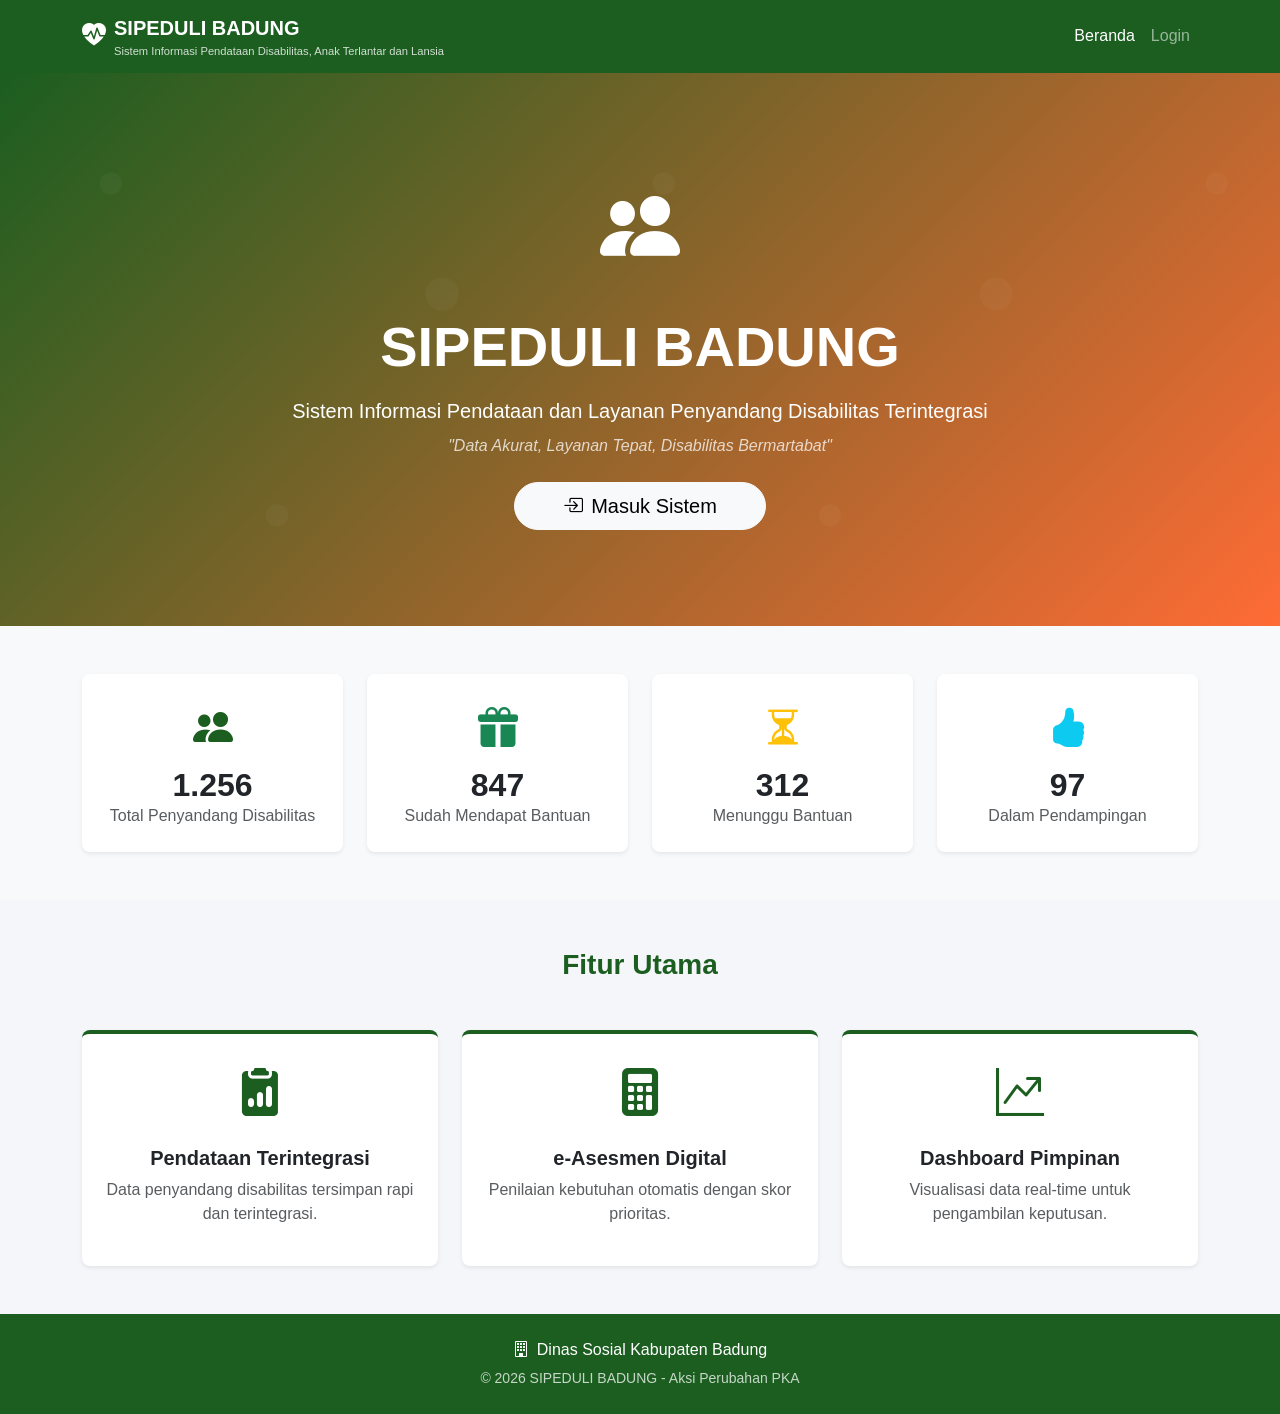
<file: index.html>
<!DOCTYPE html>
<html lang="id">
<head>
    <meta charset="UTF-8">
    <meta name="viewport" content="width=device-width, initial-scale=1.0">
    <title>SIPEDULI BADUNG - Beranda</title>
    <link href="https://cdn.jsdelivr.net/npm/bootstrap@5.3.0/dist/css/bootstrap.min.css" rel="stylesheet">
    <link href="https://cdn.jsdelivr.net/npm/bootstrap-icons@1.10.0/font/bootstrap-icons.css" rel="stylesheet">
    <link href="assets/css/style.css" rel="stylesheet">
</head>
<body>
    <nav class="navbar navbar-expand-lg navbar-dark bg-maroon shadow-sm">
        <div class="container">
            <a class="navbar-brand d-flex align-items-center" href="index.html">
                <i class="bi bi-heart-pulse-fill me-2 fs-4"></i>
                <div>
                    <strong>SIPEDULI BADUNG</strong>
                    <small class="d-block" style="font-size:0.7rem; opacity:0.8;">Sistem Informasi Pendataan Disabilitas, Anak Terlantar dan Lansia</small>
                </div>
            </a>
            <button class="navbar-toggler" type="button" data-bs-toggle="collapse" data-bs-target="#navMenu">
                <span class="navbar-toggler-icon"></span>
            </button>
            <div class="collapse navbar-collapse" id="navMenu">
                <ul class="navbar-nav ms-auto">
                    <li class="nav-item"><a class="nav-link active" href="index.html">Beranda</a></li>
                    <li class="nav-item"><a class="nav-link" href="login.html">Login</a></li>
                </ul>
            </div>
        </div>
    </nav>

    <section class="hero-section text-white text-center py-5">
        <div class="container py-5">
            <div class="row justify-content-center">
                <div class="col-lg-8">
                    <div class="hero-icon mb-4">
                        <i class="bi bi-people-fill" style="font-size:5rem;"></i>
                    </div>
                    <h1 class="display-4 fw-bold mb-3">SIPEDULI BADUNG</h1>
                    <p class="lead mb-2">Sistem Informasi Pendataan dan Layanan Penyandang Disabilitas Terintegrasi</p>
                    <p class="mb-4 opacity-75"><em>"Data Akurat, Layanan Tepat, Disabilitas Bermartabat"</em></p>
                    <a href="login.html" class="btn btn-light btn-lg px-5 rounded-pill">
                        <i class="bi bi-box-arrow-in-right me-2"></i>Masuk Sistem
                    </a>
                </div>
            </div>
        </div>
    </section>

    <section class="py-5 bg-light">
        <div class="container">
            <div class="row g-4">
                <div class="col-md-3 col-6">
                    <div class="stat-card text-center p-4 rounded-3 shadow-sm">
                        <i class="bi bi-people-fill text-maroon" style="font-size:2.5rem;"></i>
                        <h2 class="fw-bold mt-2 mb-0">1.256</h2>
                        <p class="text-muted mb-0">Total Penyandang Disabilitas</p>
                    </div>
                </div>
                <div class="col-md-3 col-6">
                    <div class="stat-card text-center p-4 rounded-3 shadow-sm">
                        <i class="bi bi-gift-fill text-success" style="font-size:2.5rem;"></i>
                        <h2 class="fw-bold mt-2 mb-0">847</h2>
                        <p class="text-muted mb-0">Sudah Mendapat Bantuan</p>
                    </div>
                </div>
                <div class="col-md-3 col-6">
                    <div class="stat-card text-center p-4 rounded-3 shadow-sm">
                        <i class="bi bi-hourglass-split text-warning" style="font-size:2.5rem;"></i>
                        <h2 class="fw-bold mt-2 mb-0">312</h2>
                        <p class="text-muted mb-0">Menunggu Bantuan</p>
                    </div>
                </div>
                <div class="col-md-3 col-6">
                    <div class="stat-card text-center p-4 rounded-3 shadow-sm">
                        <i class="bi bi-hand-thumbs-up-fill text-info" style="font-size:2.5rem;"></i>
                        <h2 class="fw-bold mt-2 mb-0">97</h2>
                        <p class="text-muted mb-0">Dalam Pendampingan</p>
                    </div>
                </div>
            </div>
        </div>
    </section>

    <section class="py-5">
        <div class="container">
            <h3 class="text-center fw-bold mb-5 text-maroon">Fitur Utama</h3>
            <div class="row g-4">
                <div class="col-md-4">
                    <div class="feature-card p-4 rounded-3 text-center h-100 shadow-sm">
                        <i class="bi bi-clipboard2-data-fill text-maroon" style="font-size:3rem;"></i>
                        <h5 class="fw-bold mt-3">Pendataan Terintegrasi</h5>
                        <p class="text-muted">Data penyandang disabilitas tersimpan rapi dan terintegrasi.</p>
                    </div>
                </div>
                <div class="col-md-4">
                    <div class="feature-card p-4 rounded-3 text-center h-100 shadow-sm">
                        <i class="bi bi-calculator-fill text-maroon" style="font-size:3rem;"></i>
                        <h5 class="fw-bold mt-3">e-Asesmen Digital</h5>
                        <p class="text-muted">Penilaian kebutuhan otomatis dengan skor prioritas.</p>
                    </div>
                </div>
                <div class="col-md-4">
                    <div class="feature-card p-4 rounded-3 text-center h-100 shadow-sm">
                        <i class="bi bi-graph-up-arrow text-maroon" style="font-size:3rem;"></i>
                        <h5 class="fw-bold mt-3">Dashboard Pimpinan</h5>
                        <p class="text-muted">Visualisasi data real-time untuk pengambilan keputusan.</p>
                    </div>
                </div>
            </div>
        </div>
    </section>

    <footer class="bg-maroon text-white py-4">
        <div class="container text-center">
            <p class="mb-1"><i class="bi bi-building me-2"></i>Dinas Sosial Kabupaten Badung</p>
            <small class="opacity-75">© 2026 SIPEDULI BADUNG - Aksi Perubahan PKA</small>
        </div>
    </footer>

    <script src="https://cdn.jsdelivr.net/npm/bootstrap@5.3.0/dist/js/bootstrap.bundle.min.js"></script>
</body>
</html>
</file>
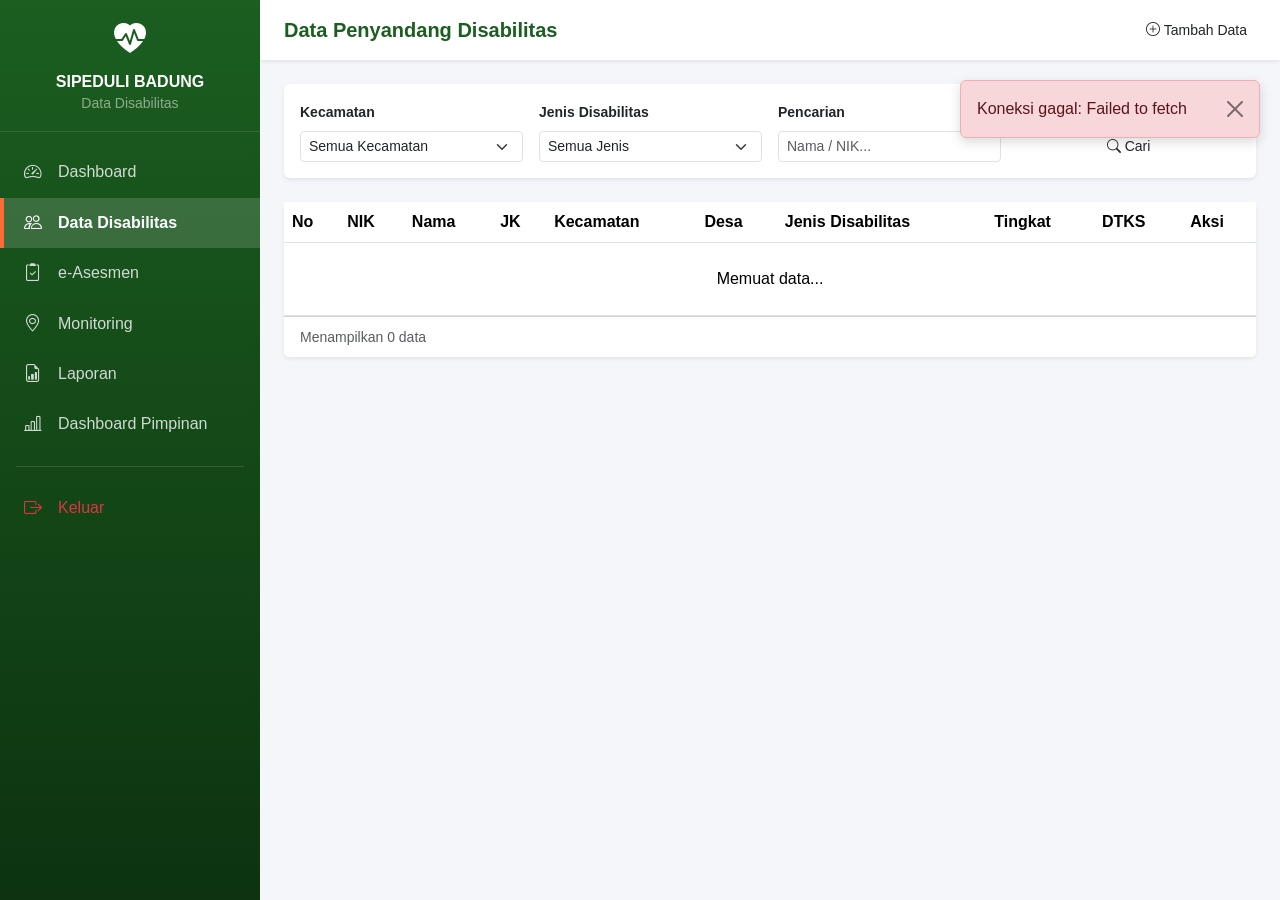
<file: data-disabilitas.html>
<!DOCTYPE html>
<html lang="id">
<head>
    <meta charset="UTF-8">
    <meta name="viewport" content="width=device-width, initial-scale=1.0">
    <title>Data Disabilitas - SIPEDULI BADUNG</title>
    <link href="https://cdn.jsdelivr.net/npm/bootstrap@5.3.0/dist/css/bootstrap.min.css" rel="stylesheet">
    <link href="https://cdn.jsdelivr.net/npm/bootstrap-icons@1.10.0/font/bootstrap-icons.css" rel="stylesheet">
    <link href="assets/css/style.css" rel="stylesheet">
</head>
<body>
    <!-- Sidebar -->
    <div class="sidebar" id="sidebar">
        <div class="sidebar-header p-3 text-center">
            <i class="bi bi-heart-pulse-fill fs-2 text-white"></i>
            <h6 class="text-white fw-bold mt-2 mb-0">SIPEDULI BADUNG</h6>
            <small class="text-white-50">Data Disabilitas</small>
        </div>
        <nav class="sidebar-nav">
            <a href="dashboard.html" class="nav-link-sidebar"><i class="bi bi-speedometer2"></i> Dashboard</a>
            <a href="data-disabilitas.html" class="nav-link-sidebar active"><i class="bi bi-people"></i> Data Disabilitas</a>
            <a href="asesmen.html" class="nav-link-sidebar"><i class="bi bi-clipboard2-check"></i> e-Asesmen</a>
            <a href="monitoring.html" class="nav-link-sidebar"><i class="bi bi-geo-alt"></i> Monitoring</a>
            <a href="laporan.html" class="nav-link-sidebar"><i class="bi bi-file-earmark-bar-graph"></i> Laporan</a>
            <a href="pimpinan.html" class="nav-link-sidebar"><i class="bi bi-bar-chart-line"></i> Dashboard Pimpinan</a>
            <hr class="text-white-50 mx-3">
            <a href="login.html" class="nav-link-sidebar text-danger"><i class="bi bi-box-arrow-right"></i> Keluar</a>
        </nav>
    </div>

    <!-- Main Content -->
    <div class="main-content">
        <nav class="navbar top-navbar shadow-sm px-4">
            <button class="btn btn-sm btn-outline-secondary d-lg-none" onclick="toggleSidebar()">
                <i class="bi bi-list"></i>
            </button>
            <h5 class="mb-0 fw-bold text-maroon">Data Penyandang Disabilitas</h5>
            <div>
                <button class="btn btn-maroon btn-sm rounded-pill" data-bs-toggle="modal" data-bs-target="#modalTambah">
                    <i class="bi bi-plus-circle me-1"></i>Tambah Data
                </button>
            </div>
        </nav>

        <div class="content-area p-4">
            <!-- Filter -->
            <div class="card shadow-sm border-0 mb-4">
                <div class="card-body">
                    <div class="row g-3">
                        <div class="col-md-3">
                            <label class="form-label small fw-semibold">Kecamatan</label>
                            <select class="form-select form-select-sm" id="filterKecamatan">
                                <option value="">Semua Kecamatan</option>
                                <option>Kuta</option>
                                <option>Kuta Utara</option>
                                <option>Kuta Selatan</option>
                                <option>Abiansemal</option>
                                <option>Mengwi</option>
                                <option>Petang</option>
                            </select>
                        </div>
                        <div class="col-md-3">
                            <label class="form-label small fw-semibold">Jenis Disabilitas</label>
                            <select class="form-select form-select-sm" id="filterJenis">
                                <option value="">Semua Jenis</option>
                                <option>Fisik</option>
                                <option>Mental</option>
                                <option>Intelektual</option>
                                <option>Sensorik</option>
                                <option>Ganda</option>
                            </select>
                        </div>
                        <div class="col-md-3">
                            <label class="form-label small fw-semibold">Pencarian</label>
                            <input type="text" class="form-control form-control-sm" id="filterSearch" placeholder="Nama / NIK...">
                        </div>
                        <div class="col-md-3 d-flex align-items-end">
                            <button class="btn btn-maroon btn-sm w-100" onclick="loadDataDisabilitas()">
                                <i class="bi bi-search me-1"></i>Cari
                            </button>
                        </div>
                    </div>
                </div>
            </div>

            <!-- Tabel Data -->
            <div class="card shadow-sm border-0">
                <div class="card-body p-0">
                    <div class="table-responsive">
                        <table class="table table-hover mb-0">
                            <thead class="bg-maroon text-white">
                                <tr>
                                    <th>No</th>
                                    <th>NIK</th>
                                    <th>Nama</th>
                                    <th>JK</th>
                                    <th>Kecamatan</th>
                                    <th>Desa</th>
                                    <th>Jenis Disabilitas</th>
                                    <th>Tingkat</th>
                                    <th>DTKS</th>
                                    <th>Aksi</th>
                                </tr>
                            </thead>
                            <tbody id="tbodyData">
                                <tr><td colspan="10" class="text-center py-4">Memuat data...</td></tr>
                            </tbody>
                        </table>
                    </div>
                </div>
                <div class="card-footer bg-white">
                    <small class="text-muted" id="infoData">Menampilkan 0 data</small>
                </div>
            </div>
        </div>
    </div>

    <!-- Modal Tambah Data -->
    <div class="modal fade" id="modalTambah" tabindex="-1">
        <div class="modal-dialog modal-lg modal-dialog-scrollable">
            <div class="modal-content">
                <div class="modal-header bg-maroon text-white">
                    <h5 class="modal-title"><i class="bi bi-person-plus me-2"></i>Tambah Data Penyandang Disabilitas</h5>
                    <button type="button" class="btn-close btn-close-white" data-bs-dismiss="modal"></button>
                </div>
                <div class="modal-body">
                    <form id="formTambah">
                        <div class="row g-3">
                            <div class="col-md-6">
                                <label class="form-label fw-semibold">Nama Lengkap <span class="text-danger">*</span></label>
                                <input type="text" class="form-control" name="nama_lengkap" required>
                            </div>
                            <div class="col-md-6">
                                <label class="form-label fw-semibold">NIK <span class="text-danger">*</span></label>
                                <input type="text" class="form-control" name="nik" maxlength="16" required>
                            </div>
                            <div class="col-md-4">
                                <label class="form-label fw-semibold">Tanggal Lahir</label>
                                <input type="date" class="form-control" name="tanggal_lahir">
                            </div>
                            <div class="col-md-4">
                                <label class="form-label fw-semibold">Jenis Kelamin</label>
                                <select class="form-select" name="jenis_kelamin">
                                    <option>Laki-laki</option>
                                    <option>Perempuan</option>
                                </select>
                            </div>
                            <div class="col-md-4">
                                <label class="form-label fw-semibold">No. HP Keluarga</label>
                                <input type="tel" class="form-control" name="no_hp_keluarga">
                            </div>
                            <div class="col-12">
                                <label class="form-label fw-semibold">Alamat</label>
                                <textarea class="form-control" name="alamat" rows="2"></textarea>
                            </div>
                            <div class="col-md-6">
                                <label class="form-label fw-semibold">Desa/Kelurahan</label>
                                <select class="form-select" name="desa">
                                    <option value="">Pilih Desa</option>
                                    <option>Abiansemal</option>
                                    <option>Angantaka</option>
                                    <option>Ayunan</option>
                                    <option>Blahkiuh</option>
                                    <option>Bongkasa</option>
                                    <option>Bongkasa Pertiwi</option>
                                    <option>Darmasaba</option>
                                    <option>Dauh Yeh Cani</option>
                                    <option>Jagapati</option>
                                    <option>Mambal</option>
                                    <option>Mekar Bhuwana</option>
                                    <option>Punggul</option>
                                    <option>Sangeh</option>
                                    <option>Sedang</option>
                                    <option>Selat</option>
                                    <option>Sibang Gede</option>
                                    <option>Sibang Kaja</option>
                                    <option>Taman</option>
                                    <option>Kedonganan</option>
                                    <option>Kuta</option>
                                    <option>Legian</option>
                                    <option>Seminyak</option>
                                    <option>Tuban</option>
                                    <option>Benoa</option>
                                    <option>Jimbaran</option>
                                    <option>Kutuh</option>
                                    <option>Pecatu</option>
                                    <option>Tanjung Benoa</option>
                                    <option>Ungasan</option>
                                    <option>Canggu</option>
                                    <option>Dalung</option>
                                    <option>Kerobokan</option>
                                    <option>Kerobokan Kaja</option>
                                    <option>Kerobokan Kelod</option>
                                    <option>Tibubeneng</option>
                                    <option>Abianbase</option>
                                    <option>Baha</option>
                                    <option>Buduk</option>
                                    <option>Cemagi</option>
                                    <option>Gulingan</option>
                                    <option>Kapal</option>
                                    <option>Kekeran</option>
                                    <option>Kuwun</option>
                                    <option>Lukluk</option>
                                    <option>Mengwi</option>
                                    <option>Mengwitani</option>
                                    <option>Munggu</option>
                                    <option>Penarungan</option>
                                    <option>Pererenan</option>
                                    <option>Sading</option>
                                    <option>Sembung</option>
                                    <option>Sempidi</option>
                                    <option>Sobangan</option>
                                    <option>Tumbak Banyuh</option>
                                    <option>Werdi Bhuwana</option>
                                    <option>Belok</option>
                                    <option>Carangsari</option>
                                    <option>Getasan</option>
                                    <option>Pangsan</option>
                                    <option>Pelaga</option>
                                    <option>Petang</option>
                                    <option>Sulangai</option>
                                </select>
                            </div>
                            <div class="col-md-6">
                                <label class="form-label fw-semibold">Kecamatan</label>
                                <select class="form-select" name="kecamatan">
                                    <option value="">Pilih Kecamatan</option>
                                    <option>Kuta</option>
                                    <option>Kuta Utara</option>
                                    <option>Kuta Selatan</option>
                                    <option>Abiansemal</option>
                                    <option>Mengwi</option>
                                    <option>Petang</option>
                                </select>
                            </div>
                            <div class="col-md-6">
                                <label class="form-label fw-semibold">Jenis Disabilitas <span class="text-danger">*</span></label>
                                <select class="form-select" name="jenis_disabilitas" required>
                                    <option value="">Pilih Jenis</option>
                                    <option>Fisik</option>
                                    <option>Mental</option>
                                    <option>Intelektual</option>
                                    <option>Sensorik</option>
                                    <option>Ganda</option>
                                </select>
                            </div>
                            <div class="col-md-6">
                                <label class="form-label fw-semibold">Tingkat Keparahan</label>
                                <select class="form-select" name="tingkat_keparahan">
                                    <option>Ringan</option>
                                    <option>Sedang</option>
                                    <option>Berat</option>
                                </select>
                            </div>
                            <div class="col-md-4">
                                <label class="form-label fw-semibold">Status DTKS</label>
                                <select class="form-select" name="status_dtks">
                                    <option>Tidak</option>
                                    <option>Ya</option>
                                </select>
                            </div>
                            <div class="col-md-4">
                                <label class="form-label fw-semibold">Pendidikan</label>
                                <select class="form-select" name="pendidikan">
                                    <option>Tidak Sekolah</option>
                                    <option>SD</option>
                                    <option>SMP</option>
                                    <option>SMA</option>
                                    <option>Perguruan Tinggi</option>
                                </select>
                            </div>
                            <div class="col-md-4">
                                <label class="form-label fw-semibold">Pekerjaan</label>
                                <input type="text" class="form-control" name="pekerjaan">
                            </div>
                            <div class="col-md-4">
                                <label class="form-label fw-semibold">Upload Foto</label>
                                <input type="file" class="form-control form-control-sm" id="fotoFile" accept="image/*">
                                <img id="previewFoto" style="max-width:100px; margin-top:5px; display:none;">
                            </div>
                            <div class="col-md-4">
                                <label class="form-label fw-semibold">Upload KK</label>
                                <input type="file" class="form-control form-control-sm" id="kkFile" accept=".pdf,.jpg,.png">
                            </div>
                            <div class="col-md-4">
                                <label class="form-label fw-semibold">Upload KTP</label>
                                <input type="file" class="form-control form-control-sm" id="ktpFile" accept=".pdf,.jpg,.png">
                            </div>
                        </div>
                    </form>
                </div>
                <div class="modal-footer">
                    <button type="button" class="btn btn-secondary" data-bs-dismiss="modal">Batal</button>
                    <button type="button" class="btn btn-maroon" onclick="submitForm()">
                        <i class="bi bi-save me-1"></i>SIMPAN
                    </button>
                </div>
            </div>
        </div>
    </div>

    <!-- ✅ SCRIPT BARU (DITAMBAHKAN) -->
    <script src="https://cdn.jsdelivr.net/npm/bootstrap@5.3.0/dist/js/bootstrap.bundle.min.js"></script>
    <script src="assets/js/app.js"></script>
    <script src="assets/js/api.js"></script>
    <script src="assets/js/upload.js"></script>
    <script>
        // Inisialisasi uploader
        const fotoUploader = new FileUploader('fotoFile', { preview: 'previewFoto' });
        const kkUploader = new FileUploader('kkFile');
        const ktpUploader = new FileUploader('ktpFile');

        // Load data saat halaman dibuka
        document.addEventListener('DOMContentLoaded', () => {
            loadDataDisabilitas();
        });

        async function loadDataDisabilitas() {
            const filters = {
                kecamatan: document.getElementById('filterKecamatan').value,
                jenis_disabilitas: document.getElementById('filterJenis').value,
                search: document.getElementById('filterSearch').value
            };
            
            showLoading('Memuat data...');
            const result = await api.getDisabilitas(filters);
            hideLoading();
            
            if (result.success) {
                renderTabel(result.data);
            } else {
                showNotification(result.message, 'danger');
            }
        }

        function renderTabel(data) {
            const tbody = document.getElementById('tbodyData');
            const info = document.getElementById('infoData');
            
            if (!data || data.length === 0) {
                tbody.innerHTML = '<tr><td colspan="10" class="text-center text-muted py-4">Belum ada data</td></tr>';
                info.textContent = 'Menampilkan 0 data';
                return;
            }
            
            tbody.innerHTML = data.map((row, idx) => `
                <tr>
                    <td>${idx + 1}</td>
                    <td>${row.nik || '-'}</td>
                    <td>${row.nama_lengkap || '-'}</td>
                    <td>${(row.jenis_kelamin || 'L')[0]}</td>
                    <td>${row.kecamatan || '-'}</td>
                    <td>${row.desa || '-'}</td>
                    <td><span class="badge bg-danger">${row.jenis_disabilitas || '-'}</span></td>
                    <td>${row.tingkat_keparahan || '-'}</td>
                    <td><span class="badge ${row.status_dtks === 'Ya' ? 'bg-success' : 'bg-secondary'}">${row.status_dtks || 'Tidak'}</span></td>
                    <td>
                        <button class="btn btn-sm btn-outline-primary" onclick="lihatData('${row.id}')"><i class="bi bi-eye"></i></button>
                        <button class="btn btn-sm btn-outline-danger" onclick="hapusData('${row.id}')"><i class="bi bi-trash"></i></button>
                    </td>
                </tr>
            `).join('');
            
            info.textContent = `Menampilkan ${data.length} data`;
        }

        async function submitForm() {
            const form = document.getElementById('formTambah');
            const formData = new FormData(form);
            
            // Validasi
            if (!formData.get('nama_lengkap') || !formData.get('nik')) {
                showNotification('Nama dan NIK wajib diisi', 'danger');
                return;
            }
            
            const data = Object.fromEntries(formData.entries());
            data.foto_url = fotoUploader.getUrl() || '';
            data.kk_url = kkUploader.getUrl() || '';
            data.ktp_url = ktpUploader.getUrl() || '';
            data.created_by = sessionStorage.getItem('userName') || '';
            
            showLoading('Menyimpan data...');
            const result = await api.saveDisabilitas(data);
            hideLoading();
            
            if (result.success) {
                showNotification('✅ Data berhasil disimpan!', 'success');
                bootstrap.Modal.getInstance(document.getElementById('modalTambah')).hide();
                form.reset();
                document.getElementById('previewFoto').style.display = 'none';
                loadDataDisabilitas();
            } else {
                showNotification('❌ ' + result.message, 'danger');
            }
        }

        async function hapusData(id) {
            if (!confirm('Yakin ingin menghapus data ini?')) return;
            
            showLoading('Menghapus data...');
            const result = await api.deleteDisabilitas(id);
            hideLoading();
            
            if (result.success) {
                showNotification('Data berhasil dihapus', 'success');
                loadDataDisabilitas();
            } else {
                showNotification(result.message, 'danger');
            }
        }

        function lihatData(id) {
            showNotification('Fitur detail data - akan dikembangkan', 'info');
        }
    </script>
</body>
</html>
</file>
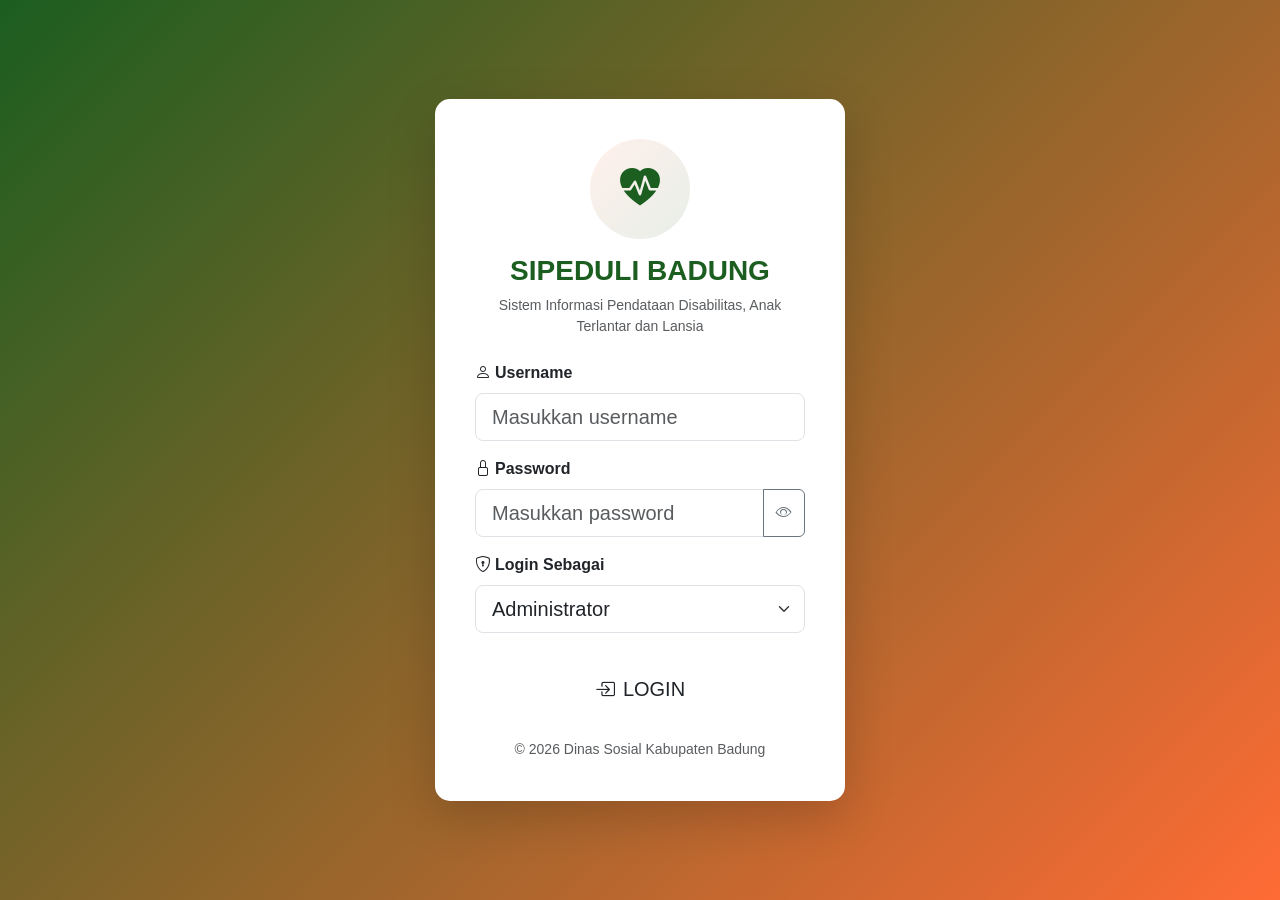
<file: login.html>
<!DOCTYPE html>
<html lang="id">
<head>
    <meta charset="UTF-8">
    <meta name="viewport" content="width=device-width, initial-scale=1.0">
    <title>Login - SIPEDULI BADUNG</title>
    <link href="https://cdn.jsdelivr.net/npm/bootstrap@5.3.0/dist/css/bootstrap.min.css" rel="stylesheet">
    <link href="https://cdn.jsdelivr.net/npm/bootstrap-icons@1.10.0/font/bootstrap-icons.css" rel="stylesheet">
    <link href="assets/css/style.css" rel="stylesheet">
</head>
<body class="bg-login">
    <div class="container-login">
        <div class="login-card shadow-lg">
            <div class="text-center mb-4">
                <div class="login-icon">
                    <i class="bi bi-heart-pulse-fill"></i>
                </div>
                <h3 class="fw-bold text-maroon">SIPEDULI BADUNG</h3>
                <p class="text-muted small">Sistem Informasi Pendataan Disabilitas, Anak Terlantar dan Lansia</p>
            </div>
            <form id="loginForm">
                <div class="mb-3">
                    <label class="form-label fw-semibold"><i class="bi bi-person me-1"></i>Username</label>
                    <input type="text" class="form-control form-control-lg" id="username" placeholder="Masukkan username" required>
                </div>
                <div class="mb-3">
                    <label class="form-label fw-semibold"><i class="bi bi-lock me-1"></i>Password</label>
                    <div class="input-group">
                        <input type="password" class="form-control form-control-lg" id="password" placeholder="Masukkan password" required>
                        <button class="btn btn-outline-secondary" type="button" onclick="togglePassword()">
                            <i class="bi bi-eye" id="eyeIcon"></i>
                        </button>
                    </div>
                </div>
                <div class="mb-3">
                    <label class="form-label fw-semibold"><i class="bi bi-shield-lock me-1"></i>Login Sebagai</label>
                    <select class="form-select form-select-lg" id="role">
                        <option value="admin">Administrator</option>
                        <option value="operator_dinsos">Operator Dinas Sosial</option>
                        <option value="operator_kec">Operator Kecamatan</option>
                        <option value="operator_desa">Operator Desa/Kelurahan</option>
                        <option value="pimpinan">Pimpinan</option>
                    </select>
                </div>
                <button type="submit" class="btn btn-maroon btn-lg w-100 rounded-pill mt-3">
                    <i class="bi bi-box-arrow-in-right me-2"></i>LOGIN
                </button>
            </form>
            <div class="text-center mt-4">
                <small class="text-muted">© 2026 Dinas Sosial Kabupaten Badung</small>
            </div>
        </div>
    </div>

    <script src="assets/js/api.js"></script>
    <script>
        function togglePassword() {
            const pwd = document.getElementById('password');
            const icon = document.getElementById('eyeIcon');
            if (pwd.type === 'password') {
                pwd.type = 'text';
                icon.classList.replace('bi-eye', 'bi-eye-slash');
            } else {
                pwd.type = 'password';
                icon.classList.replace('bi-eye-slash', 'bi-eye');
            }
        }

        document.getElementById('loginForm').addEventListener('submit', async function(e) {
            e.preventDefault();
            const username = document.getElementById('username').value;
            const password = document.getElementById('password').value;
            const role = document.getElementById('role').value;
            
            showLoading('Memverifikasi akun...');
            
            try {
                const result = await api.login(username, password, role);
                hideLoading();
                
                if (result.success) {
                    sessionStorage.setItem('userRole', result.data.role);
                    sessionStorage.setItem('userName', result.data.nama_lengkap);
                    sessionStorage.setItem('userId', result.data.id);
                    sessionStorage.setItem('isLoggedIn', 'true');
                    showNotification(`Selamat datang, ${result.data.nama_lengkap}!`, 'success');
                    setTimeout(() => {
                        window.location.href = result.data.role === 'pimpinan' ? 'pimpinan.html' : 'dashboard.html';
                    }, 1000);
                } else {
                    showNotification(result.message, 'danger');
                }
            } catch (error) {
                hideLoading();
                sessionStorage.setItem('userRole', role);
                sessionStorage.setItem('userName', username);
                sessionStorage.setItem('isLoggedIn', 'true');
                showNotification('Login offline (API tidak tersedia)', 'warning');
                setTimeout(() => {
                    window.location.href = role === 'pimpinan' ? 'pimpinan.html' : 'dashboard.html';
                }, 1000);
            }
        });
    </script>
</body>
</html>
</file>
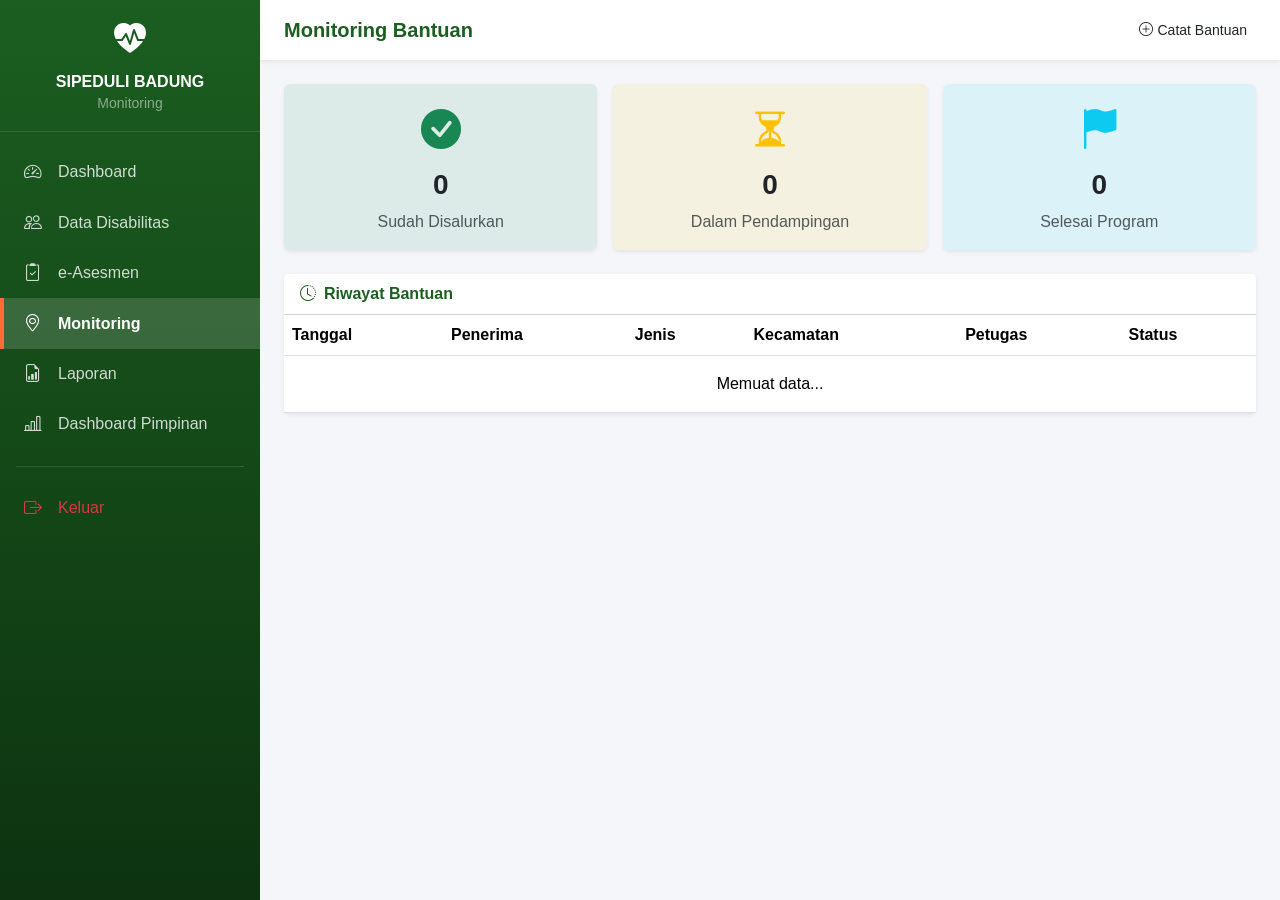
<file: monitoring.html>
<!DOCTYPE html>
<html lang="id">
<head>
    <meta charset="UTF-8">
    <meta name="viewport" content="width=device-width, initial-scale=1.0">
    <title>Monitoring - SIPEDULI BADUNG</title>
    <link href="https://cdn.jsdelivr.net/npm/bootstrap@5.3.0/dist/css/bootstrap.min.css" rel="stylesheet">
    <link href="https://cdn.jsdelivr.net/npm/bootstrap-icons@1.10.0/font/bootstrap-icons.css" rel="stylesheet">
    <link href="assets/css/style.css" rel="stylesheet">
</head>
<body>
    <div class="sidebar" id="sidebar">
        <div class="sidebar-header p-3 text-center">
            <i class="bi bi-heart-pulse-fill fs-2 text-white"></i>
            <h6 class="text-white fw-bold mt-2 mb-0">SIPEDULI BADUNG</h6>
            <small class="text-white-50">Monitoring</small>
        </div>
        <nav class="sidebar-nav">
            <a href="dashboard.html" class="nav-link-sidebar"><i class="bi bi-speedometer2"></i> Dashboard</a>
            <a href="data-disabilitas.html" class="nav-link-sidebar"><i class="bi bi-people"></i> Data Disabilitas</a>
            <a href="asesmen.html" class="nav-link-sidebar"><i class="bi bi-clipboard2-check"></i> e-Asesmen</a>
            <a href="monitoring.html" class="nav-link-sidebar active"><i class="bi bi-geo-alt"></i> Monitoring</a>
            <a href="laporan.html" class="nav-link-sidebar"><i class="bi bi-file-earmark-bar-graph"></i> Laporan</a>
            <a href="pimpinan.html" class="nav-link-sidebar"><i class="bi bi-bar-chart-line"></i> Dashboard Pimpinan</a>
            <hr class="text-white-50 mx-3">
            <a href="login.html" class="nav-link-sidebar text-danger" onclick="sessionStorage.clear()"><i class="bi bi-box-arrow-right"></i> Keluar</a>
        </nav>
    </div>

    <div class="main-content">
        <nav class="navbar top-navbar shadow-sm px-4">
            <button class="btn btn-sm btn-outline-secondary d-lg-none" onclick="toggleSidebar()"><i class="bi bi-list"></i></button>
            <h5 class="mb-0 fw-bold text-maroon">Monitoring Bantuan</h5>
            <div>
                <button class="btn btn-maroon btn-sm rounded-pill" data-bs-toggle="modal" data-bs-target="#modalCatat">
                    <i class="bi bi-plus-circle me-1"></i>Catat Bantuan
                </button>
            </div>
        </nav>

        <div class="content-area p-4">
            <div class="row g-3 mb-4">
                <div class="col-md-4">
                    <div class="card border-0 shadow-sm bg-success bg-opacity-10">
                        <div class="card-body text-center">
                            <i class="bi bi-check-circle-fill text-success fs-1"></i>
                            <h3 class="fw-bold mt-2" id="statDisalurkan">0</h3>
                            <p class="text-muted mb-0">Sudah Disalurkan</p>
                        </div>
                    </div>
                </div>
                <div class="col-md-4">
                    <div class="card border-0 shadow-sm bg-warning bg-opacity-10">
                        <div class="card-body text-center">
                            <i class="bi bi-hourglass-split text-warning fs-1"></i>
                            <h3 class="fw-bold mt-2" id="statPendampingan">0</h3>
                            <p class="text-muted mb-0">Dalam Pendampingan</p>
                        </div>
                    </div>
                </div>
                <div class="col-md-4">
                    <div class="card border-0 shadow-sm bg-info bg-opacity-10">
                        <div class="card-body text-center">
                            <i class="bi bi-flag-fill text-info fs-1"></i>
                            <h3 class="fw-bold mt-2" id="statSelesai">0</h3>
                            <p class="text-muted mb-0">Selesai Program</p>
                        </div>
                    </div>
                </div>
            </div>

            <div class="card shadow-sm border-0">
                <div class="card-header bg-white fw-bold text-maroon">
                    <i class="bi bi-clock-history me-2"></i>Riwayat Bantuan
                </div>
                <div class="card-body p-0">
                    <div class="table-responsive">
                        <table class="table table-hover mb-0">
                            <thead class="bg-maroon text-white">
                                <tr><th>Tanggal</th><th>Penerima</th><th>Jenis</th><th>Kecamatan</th><th>Petugas</th><th>Status</th></tr>
                            </thead>
                            <tbody id="tbodyBantuan">
                                <tr><td colspan="6" class="text-center py-3">Memuat data...</td></tr>
                            </tbody>
                        </table>
                    </div>
                </div>
            </div>
        </div>
    </div>

    <!-- Modal Catat Bantuan -->
    <div class="modal fade" id="modalCatat" tabindex="-1">
        <div class="modal-dialog">
            <div class="modal-content">
                <div class="modal-header bg-maroon text-white">
                    <h5 class="modal-title"><i class="bi bi-plus-circle me-2"></i>Catat Penyaluran Bantuan</h5>
                    <button type="button" class="btn-close btn-close-white" data-bs-dismiss="modal"></button>
                </div>
                <div class="modal-body">
                    <form id="formBantuan">
                        <div class="mb-3">
                            <label class="form-label fw-semibold">Nama Penerima</label>
                            <input type="text" class="form-control" name="nama_penerima" required>
                        </div>
                        <div class="mb-3">
                            <label class="form-label fw-semibold">Jenis Bantuan</label>
                            <select class="form-select" name="jenis_bantuan" required>
                                <option value="">Pilih Jenis</option>
                                <option>Bantuan Sosial</option>
                                <option>Kursi Roda</option>
                                <option>Tongkat</option>
                                <option>Alat Dengar</option>
                                <option>Kaki Palsu</option>
                                <option>Rehabilitasi Sosial</option>
                                <option>Pelatihan Kerja</option>
                                <option>Pendampingan</option>
                            </select>
                        </div>
                        <div class="mb-3">
                            <label class="form-label fw-semibold">Kecamatan</label>
                            <select class="form-select" name="kecamatan" required>
                                <option>Kuta</option><option>Kuta Selatan</option><option>Abiansemal</option><option>Mengwi</option><option>Petang</option>
                            </select>
                        </div>
                        <div class="mb-3">
                            <label class="form-label fw-semibold">Status</label>
                            <select class="form-select" name="status">
                                <option>Disalurkan</option><option>Pendampingan</option><option>Selesai</option>
                            </select>
                        </div>
                        <div class="mb-3">
                            <label class="form-label fw-semibold">Catatan</label>
                            <textarea class="form-control" name="catatan" rows="2"></textarea>
                        </div>
                    </form>
                </div>
                <div class="modal-footer">
                    <button type="button" class="btn btn-secondary" data-bs-dismiss="modal">Batal</button>
                    <button type="button" class="btn btn-maroon" onclick="simpanBantuan()">
                        <i class="bi bi-save me-1"></i>SIMPAN
                    </button>
                </div>
            </div>
        </div>
    </div>

    <script src="https://cdn.jsdelivr.net/npm/bootstrap@5.3.0/dist/js/bootstrap.bundle.min.js"></script>
    <script src="assets/js/app.js"></script>
    <script src="assets/js/api.js"></script>
    <script>
        async function loadBantuan() {
            const result = await api.getBantuan();
            if (result.success) {
                renderBantuan(result.data);
                updateStats(result.data);
            }
        }

        function renderBantuan(data) {
            const tbody = document.getElementById('tbodyBantuan');
            if (!data || data.length === 0) {
                tbody.innerHTML = '<tr><td colspan="6" class="text-center text-muted py-3">Belum ada data</td></tr>';
                return;
            }
            tbody.innerHTML = data.map(row => {
                const tgl = row.tanggal_penyaluran ? new Date(row.tanggal_penyaluran).toLocaleDateString('id-ID') : '-';
                let badge = 'bg-secondary';
                if (row.status === 'Disalurkan') badge = 'bg-success';
                else if (row.status === 'Pendampingan') badge = 'bg-warning text-dark';
                else if (row.status === 'Selesai') badge = 'bg-info';
                return `<tr>
                    <td>${tgl}</td>
                    <td>${row.nama_penerima || '-'}</td>
                    <td>${row.jenis_bantuan || '-'}</td>
                    <td>${row.kecamatan || '-'}</td>
                    <td>${row.petugas || '-'}</td>
                    <td><span class="badge ${badge}">${row.status || '-'}</span></td>
                </tr>`;
            }).join('');
        }

        function updateStats(data) {
            let disalurkan = 0, pendampingan = 0, selesai = 0;
            data.forEach(r => {
                if (r.status === 'Disalurkan') disalurkan++;
                else if (r.status === 'Pendampingan') pendampingan++;
                else if (r.status === 'Selesai') selesai++;
            });
            document.getElementById('statDisalurkan').textContent = disalurkan;
            document.getElementById('statPendampingan').textContent = pendampingan;
            document.getElementById('statSelesai').textContent = selesai;
        }

        async function simpanBantuan() {
            const form = document.getElementById('formBantuan');
            const fd = new FormData(form);
            const data = Object.fromEntries(fd.entries());
            data.petugas = sessionStorage.getItem('userName') || '';
            data.tanggal_penyaluran = new Date().toISOString();
            
            showLoading('Menyimpan...');
            const result = await api.saveBantuan(data);
            hideLoading();
            
            if (result.success) {
                showNotification('✅ Bantuan berhasil dicatat', 'success');
                bootstrap.Modal.getInstance(document.getElementById('modalCatat')).hide();
                form.reset();
                loadBantuan();
            } else {
                showNotification('❌ ' + result.message, 'danger');
            }
        }

        loadBantuan();
    </script>
</body>
</html>
</file>
<file: assets/css/style.css>
/* === WARNA UTAMA: ORANYE & HIJAU SESUAI LOGO === */
:root {
    --orange: #FF6B35;
    --orange-dark: #E55A2B;
    --orange-light: rgba(255, 107, 53, 0.1);
    --green: #1B5E20;
    --green-dark: #0D3310;
    --green-light: rgba(27, 94, 32, 0.1);
    --gold: #D4A017;
}

.bg-orange { background-color: var(--orange) !important; }
.bg-orange-light { background-color: var(--orange-light) !important; }
.text-orange { color: var(--orange) !important; }
.border-orange { border-color: var(--orange) !important; }

.bg-green { background-color: var(--green) !important; }
.bg-green-light { background-color: var(--green-light) !important; }
.text-green { color: var(--green) !important; }
.border-green { border-color: var(--green) !important; }

.btn-login {
    background: linear-gradient(135deg, var(--green) 0%, var(--orange) 100%);
    color: white;
    border: none;
    font-weight: 600;
    transition: all 0.3s;
}

.btn-login:hover {
    background: linear-gradient(135deg, var(--orange) 0%, var(--green) 100%);
    color: white;
    transform: translateY(-2px);
    box-shadow: 0 4px 12px rgba(27, 94, 32, 0.4);
}

/* === BODY === */
body {
    font-family: 'Segoe UI', Tahoma, sans-serif;
    background-color: #f4f6f9;
}

/* === HALAMAN BERANDA === */
.hero-section {
    background: linear-gradient(135deg, var(--green) 0%, var(--orange) 100%);
    position: relative;
    overflow: hidden;
}

.hero-section::before {
    content: '';
    position: absolute;
    top: 0; left: 0; right: 0; bottom: 0;
    background: url('data:image/svg+xml;utf8,<svg xmlns="http://www.w3.org/2000/svg" viewBox="0 0 100 100"><circle cx="20" cy="20" r="2" fill="white" opacity="0.1"/><circle cx="80" cy="40" r="3" fill="white" opacity="0.1"/><circle cx="50" cy="80" r="2" fill="white" opacity="0.1"/></svg>');
    opacity: 0.3;
}

.hero-icon {
    animation: pulse 2s infinite;
}

@keyframes pulse {
    0%, 100% { transform: scale(1); }
    50% { transform: scale(1.1); }
}

.stat-card {
    background: white;
    transition: transform 0.3s;
}

.stat-card:hover {
    transform: translateY(-5px);
}

.feature-card {
    background: white;
    transition: all 0.3s;
    border-top: 4px solid var(--green);
}

.feature-card:hover {
    transform: translateY(-5px);
    box-shadow: 0 10px 30px rgba(0,0,0,0.1) !important;
}

/* === LOGIN PAGE === */
.bg-login {
    background: linear-gradient(135deg, var(--green) 0%, var(--orange) 100%);
    min-height: 100vh;
    display: flex;
    align-items: center;
    justify-content: center;
}

.container-login {
    width: 100%;
    max-width: 450px;
    padding: 20px;
}

.login-card {
    background: white;
    padding: 40px;
    border-radius: 15px;
    box-shadow: 0 10px 40px rgba(0,0,0,0.2);
}

.login-icon {
    width: 100px;
    height: 100px;
    background: linear-gradient(135deg, var(--orange-light) 0%, var(--green-light) 100%);
    border-radius: 50%;
    display: inline-flex;
    align-items: center;
    justify-content: center;
    margin-bottom: 15px;
}

.login-icon i {
    font-size: 2.5rem;
    color: var(--green);
}

/* === SIDEBAR === */
.sidebar {
    position: fixed;
    top: 0;
    left: 0;
    width: 260px;
    height: 100vh;
    background: linear-gradient(180deg, var(--green) 0%, var(--green-dark) 100%);
    z-index: 1000;
    overflow-y: auto;
    transition: transform 0.3s;
}

.sidebar-header {
    border-bottom: 1px solid rgba(255,255,255,0.1);
}

.sidebar-nav {
    padding: 15px 0;
}

.nav-link-sidebar {
    display: flex;
    align-items: center;
    padding: 12px 20px;
    color: rgba(255,255,255,0.8);
    text-decoration: none;
    transition: all 0.3s;
    border-left: 4px solid transparent;
}

.nav-link-sidebar i {
    width: 24px;
    margin-right: 10px;
    font-size: 1.1rem;
}

.nav-link-sidebar:hover {
    background: rgba(255,255,255,0.1);
    color: white;
    border-left-color: var(--orange);
}

.nav-link-sidebar.active {
    background: rgba(255,255,255,0.15);
    color: white;
    border-left-color: var(--orange);
    font-weight: 600;
}

/* === MAIN CONTENT === */
.main-content {
    margin-left: 260px;
    min-height: 100vh;
}

.top-navbar {
    background: white;
    display: flex;
    justify-content: space-between;
    align-items: center;
    min-height: 60px;
    position: sticky;
    top: 0;
    z-index: 100;
}

.content-area {
    padding: 20px;
}

/* === DASHBOARD CARDS === */
.stat-card-dash {
    transition: all 0.3s;
    border-left: 4px solid var(--green);
}

.stat-card-dash:hover {
    transform: translateY(-3px);
    box-shadow: 0 8px 20px rgba(0,0,0,0.1) !important;
}

.stat-icon {
    width: 55px;
    height: 55px;
    border-radius: 12px;
    display: flex;
    align-items: center;
    justify-content: center;
    font-size: 1.5rem;
}

.stat-icon.orange {
    background: var(--orange-light);
    color: var(--orange);
}

.stat-icon.green {
    background: var(--green-light);
    color: var(--green);
}

/* === RESPONSIVE === */
@media (max-width: 991px) {
    .sidebar {
        transform: translateX(-100%);
    }
    .sidebar.show {
        transform: translateX(0);
    }
    .main-content {
        margin-left: 0;
    }
}

/* === PRINT === */
@media print {
    .sidebar, .top-navbar, .btn, .no-print { display: none !important; }
    .main-content { margin-left: 0; }
}

/* === SCROLLBAR === */
::-webkit-scrollbar { width: 8px; }
::-webkit-scrollbar-track { background: #f1f1f1; }
::-webkit-scrollbar-thumb { background: var(--green); border-radius: 4px; }
::-webkit-scrollbar-thumb:hover { background: var(--orange); }

/* === TEXT MAROON (tetap untuk kompatibilitas) === */
.text-maroon { color: var(--green) !important; }
.border-maroon { border-color: var(--green) !important; }
.bg-maroon { background-color: var(--green) !important; }
.bg-maroon-light { background-color: var(--green-light) !important; }
</file>
